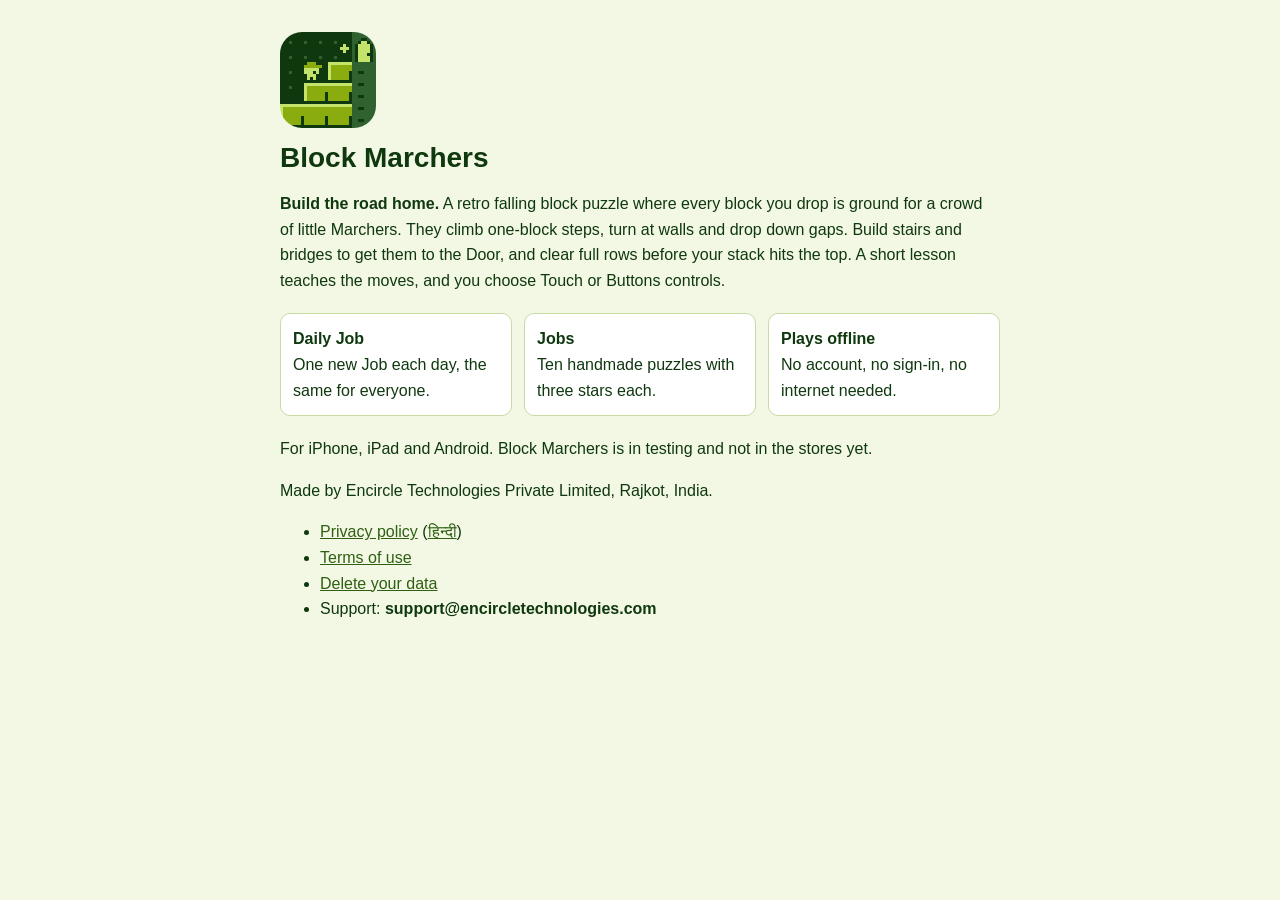
<file: index.html>
<!doctype html>
<html lang="en"><head><meta charset="utf-8"><meta name="viewport" content="width=device-width, initial-scale=1">
<title>Block Marchers: a retro falling block puzzle game</title>
<meta name="description" content="Drop blocks to build stairs and bridges for a crowd of little Marchers, and clear rows before the stack hits the top. A retro puzzle game that plays offline.">
<link rel="icon" href="icon.png"><link rel="stylesheet" href="style.css">
</head><body>
<img class="icon" src="icon.png" width="96" height="96" alt="Block Marchers app icon">
<h1>Block Marchers</h1>
<p><strong>Build the road home.</strong> A retro falling block puzzle where every block you drop is ground for a crowd of little Marchers. They climb one-block steps, turn at walls and drop down gaps. Build stairs and bridges to get them to the Door, and clear full rows before your stack hits the top. A short lesson teaches the moves, and you choose Touch or Buttons controls.</p>
<div class="tiles">
<div><strong>Daily Job</strong><br>One new Job each day, the same for everyone.</div>
<div><strong>Jobs</strong><br>Ten handmade puzzles with three stars each.</div>
<div><strong>Plays offline</strong><br>No account, no sign-in, no internet needed.</div>
</div>
<p>For iPhone, iPad and Android. Block Marchers is in testing and not in the stores yet.</p>
<p>Made by Encircle Technologies Private Limited, Rajkot, India.</p>
<ul>
<li><a href="privacy.html">Privacy policy</a> (<a href="privacy-hi.html" lang="hi">हिन्दी</a>)</li>
<li><a href="terms.html">Terms of use</a></li>
<li><a href="delete-data.html">Delete your data</a></li>
<li>Support: <strong>support@encircletechnologies.com</strong></li>
</ul>
</body></html>
</file>
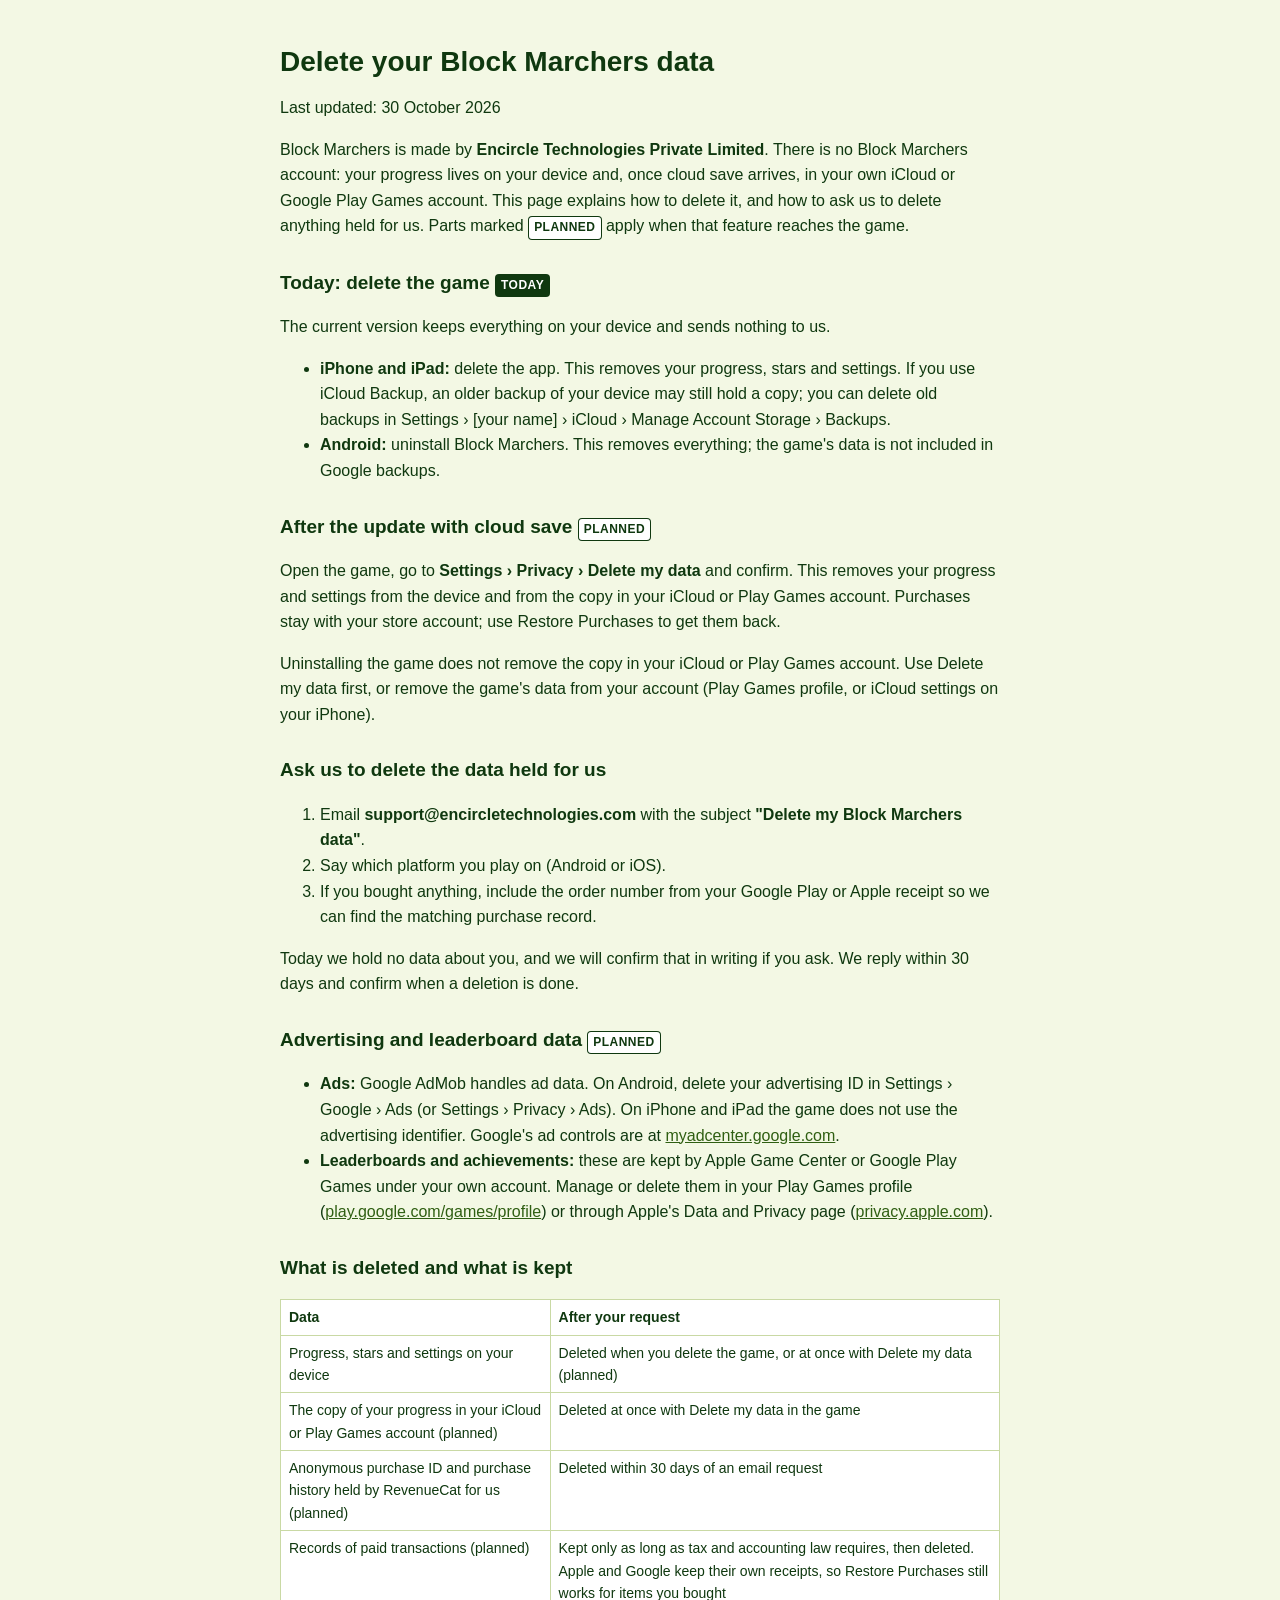
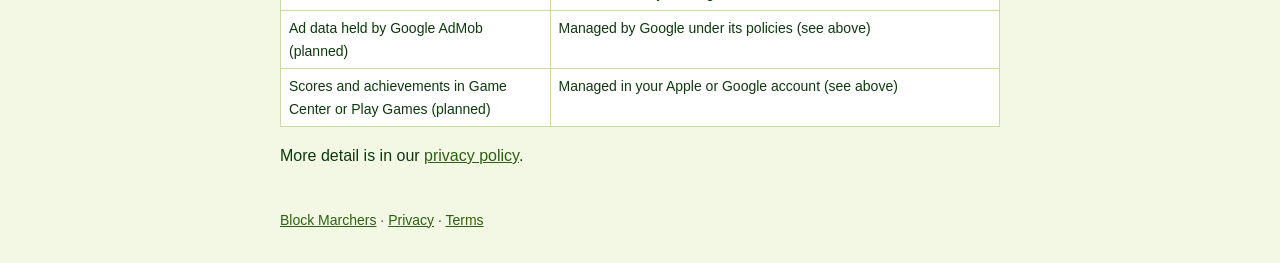
<file: delete-data.html>
<!doctype html>
<html lang="en"><head><meta charset="utf-8"><meta name="viewport" content="width=device-width, initial-scale=1">
<title>Delete your Block Marchers data</title>
<link rel="icon" href="icon.png"><link rel="stylesheet" href="style.css">
</head><body>
<h1>Delete your Block Marchers data</h1>
<p>Last updated: 30 October 2026</p>
<p>Block Marchers is made by <strong>Encircle Technologies Private Limited</strong>. There is no Block Marchers account: your progress lives on your device and, once cloud save arrives, in your own iCloud or Google Play Games account. This page explains how to delete it, and how to ask us to delete anything held for us. Parts marked <span class="tag plan">PLANNED</span> apply when that feature reaches the game.</p>

<h2>Today: delete the game <span class="tag">TODAY</span></h2>
<p>The current version keeps everything on your device and sends nothing to us.</p>
<ul>
<li><strong>iPhone and iPad:</strong> delete the app. This removes your progress, stars and settings. If you use iCloud Backup, an older backup of your device may still hold a copy; you can delete old backups in Settings › [your name] › iCloud › Manage Account Storage › Backups.</li>
<li><strong>Android:</strong> uninstall Block Marchers. This removes everything; the game's data is not included in Google backups.</li>
</ul>

<h2>After the update with cloud save <span class="tag plan">PLANNED</span></h2>
<p>Open the game, go to <b>Settings › Privacy › Delete my data</b> and confirm. This removes your progress and settings from the device and from the copy in your iCloud or Play Games account. Purchases stay with your store account; use Restore Purchases to get them back.</p>
<p>Uninstalling the game does not remove the copy in your iCloud or Play Games account. Use Delete my data first, or remove the game's data from your account (Play Games profile, or iCloud settings on your iPhone).</p>

<h2>Ask us to delete the data held for us</h2>
<ol>
<li>Email <strong>support@encircletechnologies.com</strong> with the subject <strong>"Delete my Block Marchers data"</strong>.</li>
<li>Say which platform you play on (Android or iOS).</li>
<li>If you bought anything, include the order number from your Google Play or Apple receipt so we can find the matching purchase record.</li>
</ol>
<p>Today we hold no data about you, and we will confirm that in writing if you ask. We reply within 30 days and confirm when a deletion is done.</p>

<h2>Advertising and leaderboard data <span class="tag plan">PLANNED</span></h2>
<ul>
<li><strong>Ads:</strong> Google AdMob handles ad data. On Android, delete your advertising ID in Settings › Google › Ads (or Settings › Privacy › Ads). On iPhone and iPad the game does not use the advertising identifier. Google's ad controls are at <a href="https://myadcenter.google.com">myadcenter.google.com</a>.</li>
<li><strong>Leaderboards and achievements:</strong> these are kept by Apple Game Center or Google Play Games under your own account. Manage or delete them in your Play Games profile (<a href="https://play.google.com/games/profile">play.google.com/games/profile</a>) or through Apple's Data and Privacy page (<a href="https://privacy.apple.com">privacy.apple.com</a>).</li>
</ul>

<h2>What is deleted and what is kept</h2>
<table>
<tr><th>Data</th><th>After your request</th></tr>
<tr><td>Progress, stars and settings on your device</td><td>Deleted when you delete the game, or at once with Delete my data (planned)</td></tr>
<tr><td>The copy of your progress in your iCloud or Play Games account (planned)</td><td>Deleted at once with Delete my data in the game</td></tr>
<tr><td>Anonymous purchase ID and purchase history held by RevenueCat for us (planned)</td><td>Deleted within 30 days of an email request</td></tr>
<tr><td>Records of paid transactions (planned)</td><td>Kept only as long as tax and accounting law requires, then deleted. Apple and Google keep their own receipts, so Restore Purchases still works for items you bought</td></tr>
<tr><td>Ad data held by Google AdMob (planned)</td><td>Managed by Google under its policies (see above)</td></tr>
<tr><td>Scores and achievements in Game Center or Play Games (planned)</td><td>Managed in your Apple or Google account (see above)</td></tr>
</table>
<p>More detail is in our <a href="privacy.html">privacy policy</a>.</p>
<footer><a href="index.html">Block Marchers</a> · <a href="privacy.html">Privacy</a> · <a href="terms.html">Terms</a></footer>
</body></html>
</file>
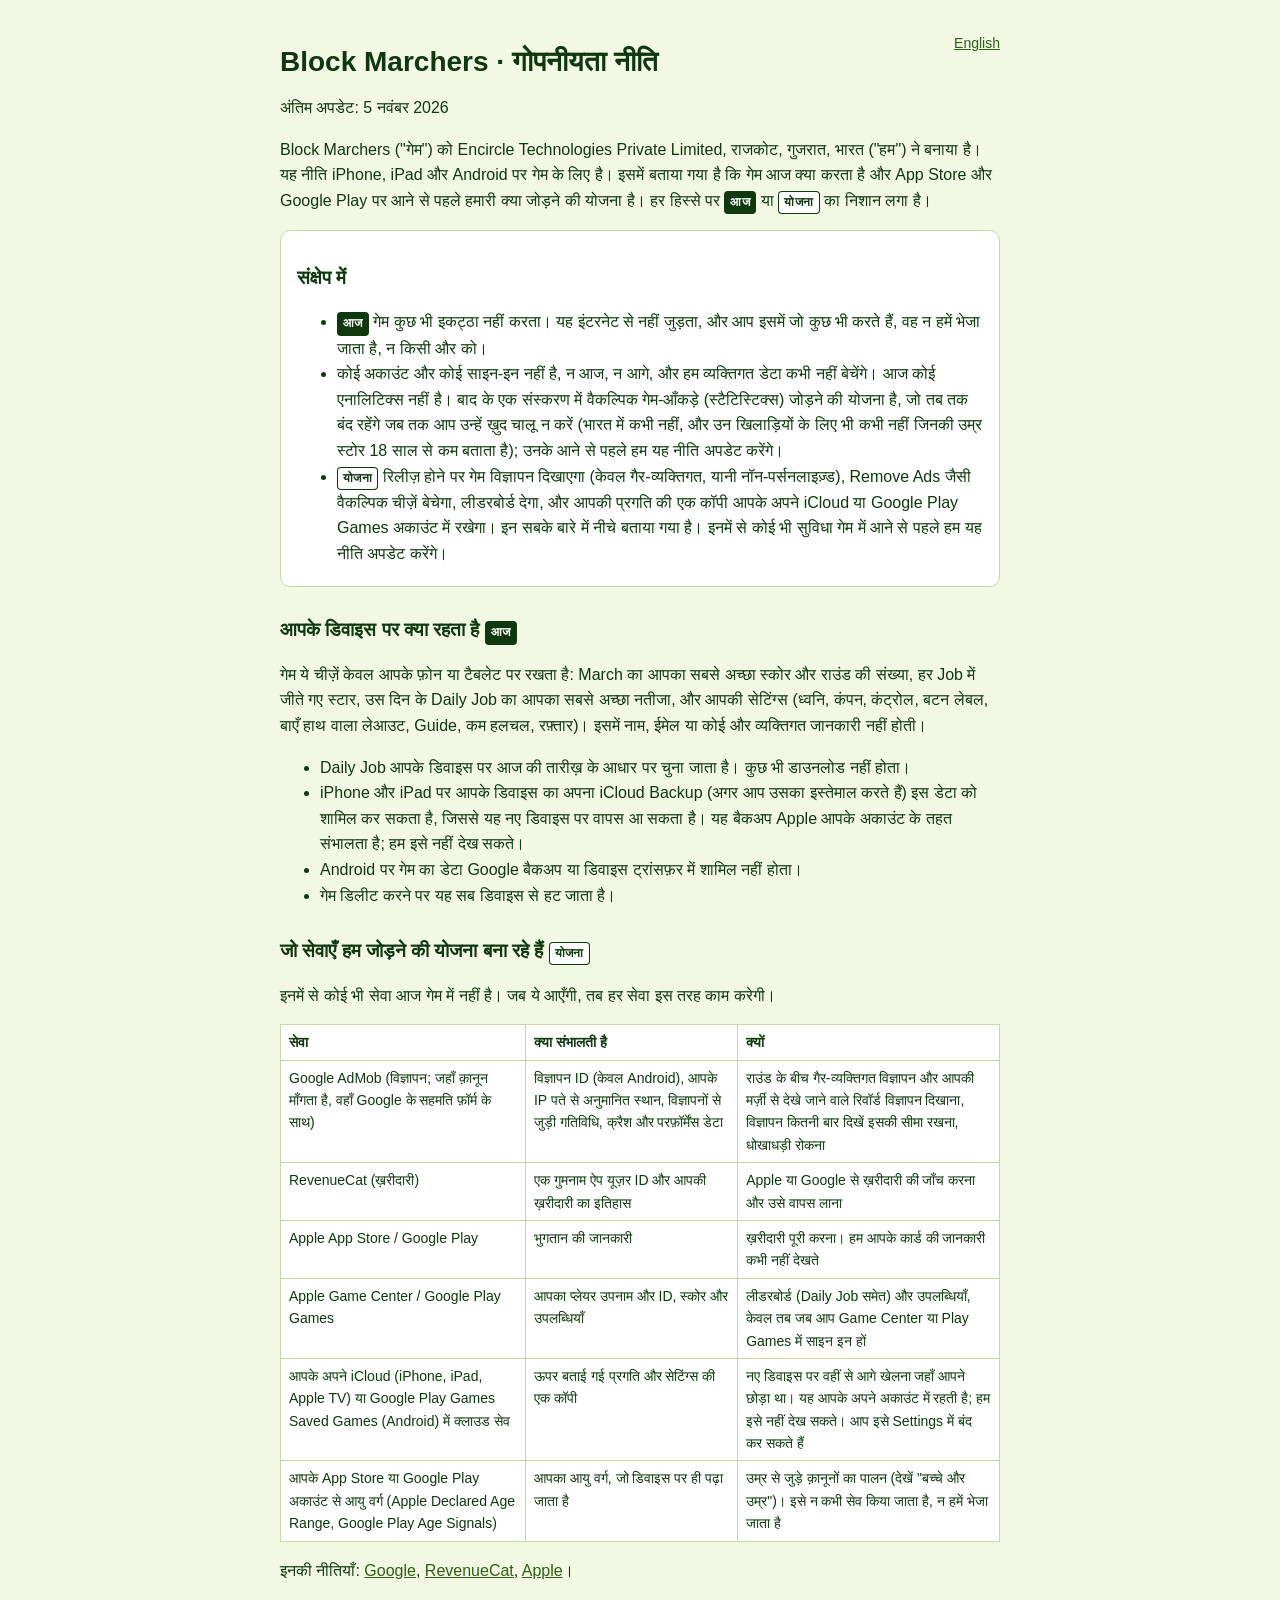
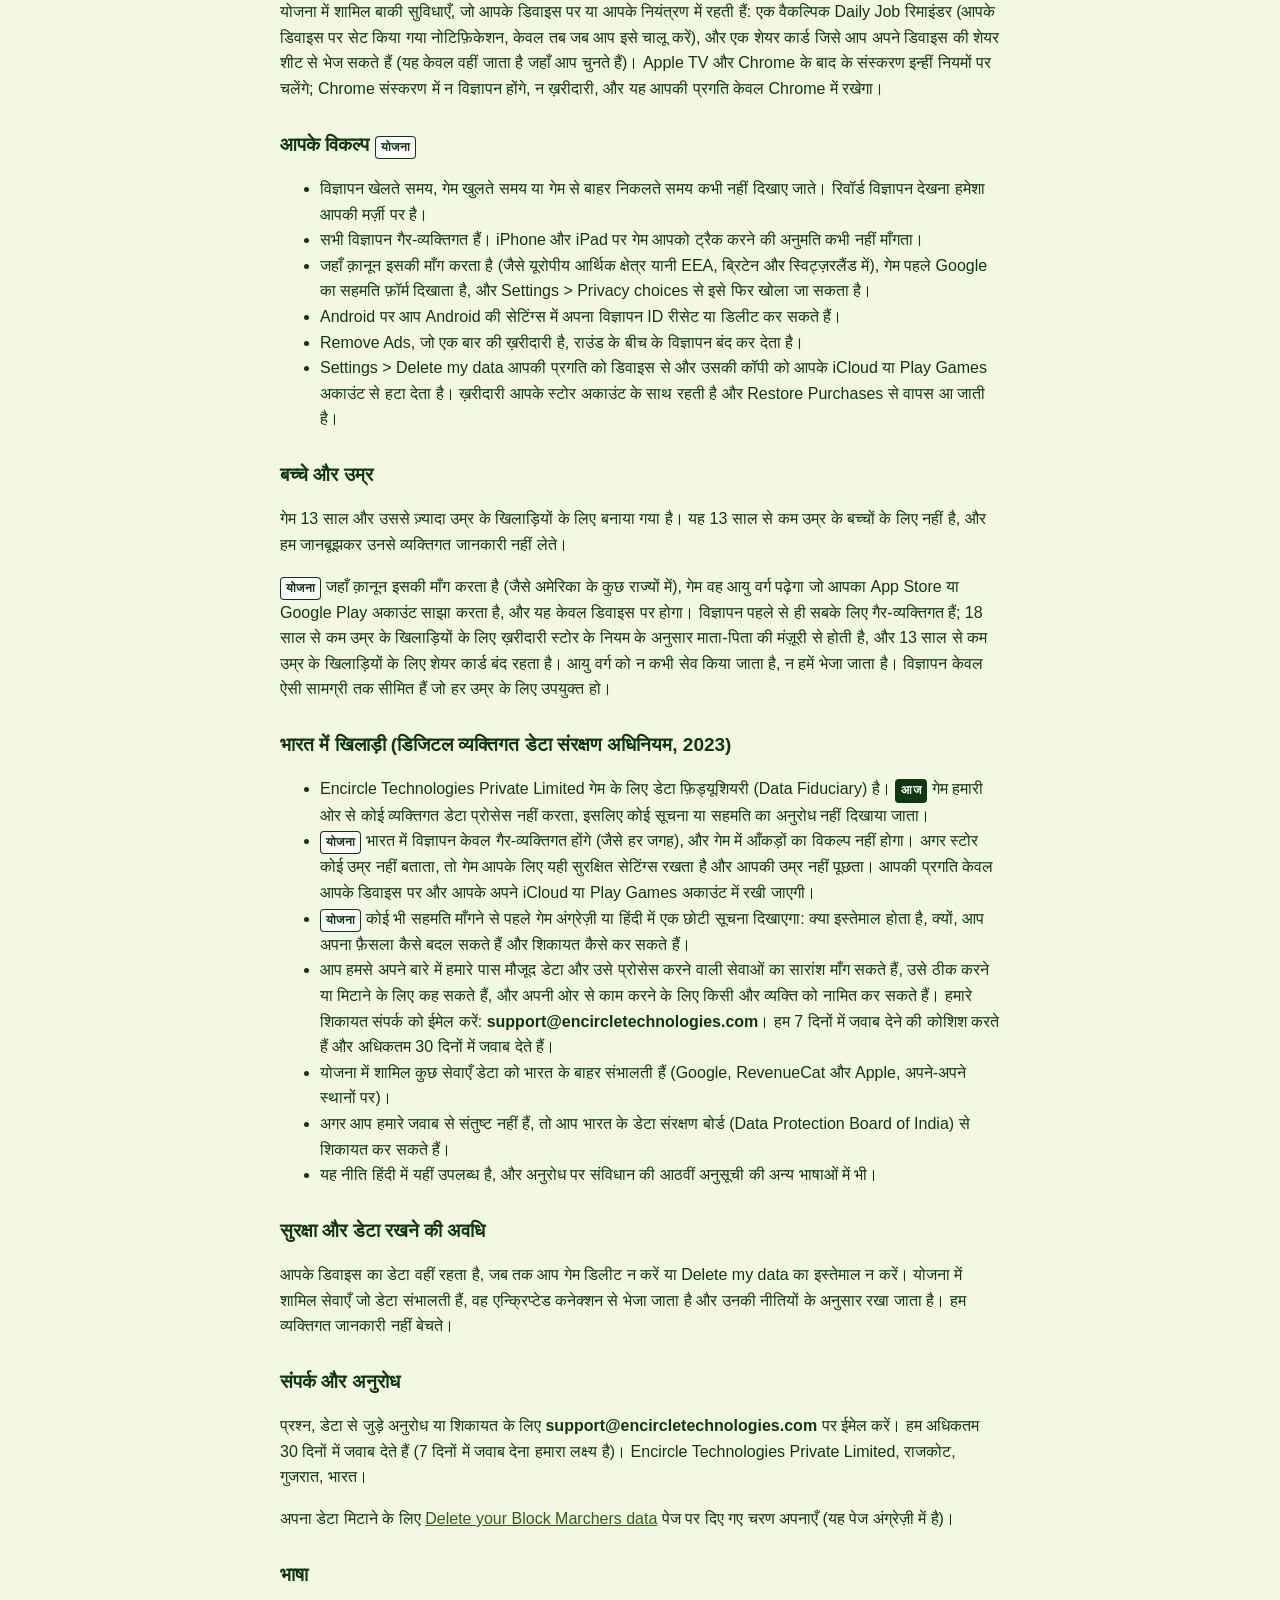
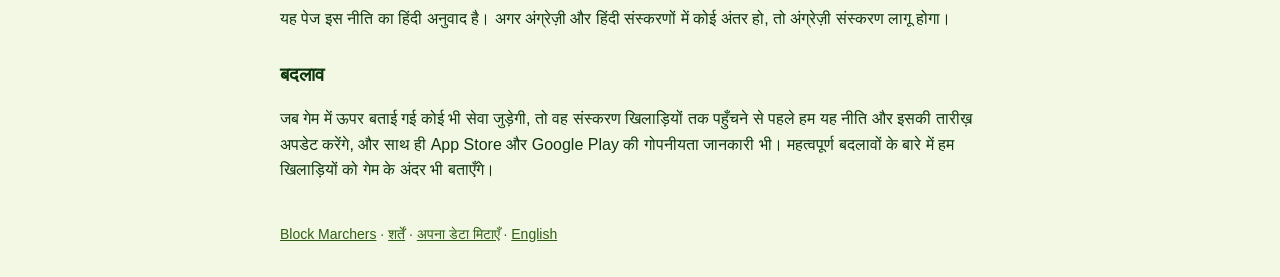
<file: privacy-hi.html>
<!doctype html>
<html lang="hi"><head><meta charset="utf-8"><meta name="viewport" content="width=device-width, initial-scale=1">
<title>Block Marchers गोपनीयता नीति</title>
<link rel="icon" href="icon.png"><link rel="stylesheet" href="style.css">
</head><body>
<a class="lang" href="privacy.html" lang="en">English</a>
<h1>Block Marchers · गोपनीयता नीति</h1>
<p>अंतिम अपडेट: 5 नवंबर 2026</p>
<p>Block Marchers ("गेम") को Encircle Technologies Private Limited, राजकोट, गुजरात, भारत ("हम") ने बनाया है। यह नीति iPhone, iPad और Android पर गेम के लिए है। इसमें बताया गया है कि गेम आज क्या करता है और App Store और Google Play पर आने से पहले हमारी क्या जोड़ने की योजना है। हर हिस्से पर <span class="tag">आज</span> या <span class="tag plan">योजना</span> का निशान लगा है।</p>

<div class="box">
<h2>संक्षेप में</h2>
<ul>
<li><span class="tag">आज</span> गेम कुछ भी इकट्ठा नहीं करता। यह इंटरनेट से नहीं जुड़ता, और आप इसमें जो कुछ भी करते हैं, वह न हमें भेजा जाता है, न किसी और को।</li>
<li>कोई अकाउंट और कोई साइन-इन नहीं है, न आज, न आगे, और हम व्यक्तिगत डेटा कभी नहीं बेचेंगे। आज कोई एनालिटिक्स नहीं है। बाद के एक संस्करण में वैकल्पिक गेम-आँकड़े (स्टैटिस्टिक्स) जोड़ने की योजना है, जो तब तक बंद रहेंगे जब तक आप उन्हें ख़ुद चालू न करें (भारत में कभी नहीं, और उन खिलाड़ियों के लिए भी कभी नहीं जिनकी उम्र स्टोर 18 साल से कम बताता है); उनके आने से पहले हम यह नीति अपडेट करेंगे।</li>
<li><span class="tag plan">योजना</span> रिलीज़ होने पर गेम विज्ञापन दिखाएगा (केवल गैर-व्यक्तिगत, यानी नॉन-पर्सनलाइज़्ड), Remove Ads जैसी वैकल्पिक चीज़ें बेचेगा, लीडरबोर्ड देगा, और आपकी प्रगति की एक कॉपी आपके अपने iCloud या Google Play Games अकाउंट में रखेगा। इन सबके बारे में नीचे बताया गया है। इनमें से कोई भी सुविधा गेम में आने से पहले हम यह नीति अपडेट करेंगे।</li>
</ul>
</div>

<h2>आपके डिवाइस पर क्या रहता है <span class="tag">आज</span></h2>
<p>गेम ये चीज़ें केवल आपके फ़ोन या टैबलेट पर रखता है: March का आपका सबसे अच्छा स्कोर और राउंड की संख्या, हर Job में जीते गए स्टार, उस दिन के Daily Job का आपका सबसे अच्छा नतीजा, और आपकी सेटिंग्स (ध्वनि, कंपन, कंट्रोल, बटन लेबल, बाएँ हाथ वाला लेआउट, Guide, कम हलचल, रफ़्तार)। इसमें नाम, ईमेल या कोई और व्यक्तिगत जानकारी नहीं होती।</p>
<ul>
<li>Daily Job आपके डिवाइस पर आज की तारीख़ के आधार पर चुना जाता है। कुछ भी डाउनलोड नहीं होता।</li>
<li>iPhone और iPad पर आपके डिवाइस का अपना iCloud Backup (अगर आप उसका इस्तेमाल करते हैं) इस डेटा को शामिल कर सकता है, जिससे यह नए डिवाइस पर वापस आ सकता है। यह बैकअप Apple आपके अकाउंट के तहत संभालता है; हम इसे नहीं देख सकते।</li>
<li>Android पर गेम का डेटा Google बैकअप या डिवाइस ट्रांसफ़र में शामिल नहीं होता।</li>
<li>गेम डिलीट करने पर यह सब डिवाइस से हट जाता है।</li>
</ul>

<h2>जो सेवाएँ हम जोड़ने की योजना बना रहे हैं <span class="tag plan">योजना</span></h2>
<p>इनमें से कोई भी सेवा आज गेम में नहीं है। जब ये आएँगी, तब हर सेवा इस तरह काम करेगी।</p>
<table>
<tr><th>सेवा</th><th>क्या संभालती है</th><th>क्यों</th></tr>
<tr><td>Google AdMob (विज्ञापन; जहाँ क़ानून माँगता है, वहाँ Google के सहमति फ़ॉर्म के साथ)</td><td>विज्ञापन ID (केवल Android), आपके IP पते से अनुमानित स्थान, विज्ञापनों से जुड़ी गतिविधि, क्रैश और परफ़ॉर्मेंस डेटा</td><td>राउंड के बीच गैर-व्यक्तिगत विज्ञापन और आपकी मर्ज़ी से देखे जाने वाले रिवॉर्ड विज्ञापन दिखाना, विज्ञापन कितनी बार दिखें इसकी सीमा रखना, धोखाधड़ी रोकना</td></tr>
<tr><td>RevenueCat (ख़रीदारी)</td><td>एक गुमनाम ऐप यूज़र ID और आपकी ख़रीदारी का इतिहास</td><td>Apple या Google से ख़रीदारी की जाँच करना और उसे वापस लाना</td></tr>
<tr><td>Apple App Store / Google Play</td><td>भुगतान की जानकारी</td><td>ख़रीदारी पूरी करना। हम आपके कार्ड की जानकारी कभी नहीं देखते</td></tr>
<tr><td>Apple Game Center / Google Play Games</td><td>आपका प्लेयर उपनाम और ID, स्कोर और उपलब्धियाँ</td><td>लीडरबोर्ड (Daily Job समेत) और उपलब्धियाँ, केवल तब जब आप Game Center या Play Games में साइन इन हों</td></tr>
<tr><td>आपके अपने iCloud (iPhone, iPad, Apple TV) या Google Play Games Saved Games (Android) में क्लाउड सेव</td><td>ऊपर बताई गई प्रगति और सेटिंग्स की एक कॉपी</td><td>नए डिवाइस पर वहीं से आगे खेलना जहाँ आपने छोड़ा था। यह आपके अपने अकाउंट में रहती है; हम इसे नहीं देख सकते। आप इसे Settings में बंद कर सकते हैं</td></tr>
<tr><td>आपके App Store या Google Play अकाउंट से आयु वर्ग (Apple Declared Age Range, Google Play Age Signals)</td><td>आपका आयु वर्ग, जो डिवाइस पर ही पढ़ा जाता है</td><td>उम्र से जुड़े क़ानूनों का पालन (देखें "बच्चे और उम्र")। इसे न कभी सेव किया जाता है, न हमें भेजा जाता है</td></tr>
</table>
<p>इनकी नीतियाँ: <a href="https://policies.google.com/privacy">Google</a>, <a href="https://www.revenuecat.com/privacy">RevenueCat</a>, <a href="https://www.apple.com/legal/privacy/">Apple</a>।</p>
<p>योजना में शामिल बाकी सुविधाएँ, जो आपके डिवाइस पर या आपके नियंत्रण में रहती हैं: एक वैकल्पिक Daily Job रिमाइंडर (आपके डिवाइस पर सेट किया गया नोटिफ़िकेशन, केवल तब जब आप इसे चालू करें), और एक शेयर कार्ड जिसे आप अपने डिवाइस की शेयर शीट से भेज सकते हैं (यह केवल वहीं जाता है जहाँ आप चुनते हैं)। Apple TV और Chrome के बाद के संस्करण इन्हीं नियमों पर चलेंगे; Chrome संस्करण में न विज्ञापन होंगे, न ख़रीदारी, और यह आपकी प्रगति केवल Chrome में रखेगा।</p>

<h2>आपके विकल्प <span class="tag plan">योजना</span></h2>
<ul>
<li>विज्ञापन खेलते समय, गेम खुलते समय या गेम से बाहर निकलते समय कभी नहीं दिखाए जाते। रिवॉर्ड विज्ञापन देखना हमेशा आपकी मर्ज़ी पर है।</li>
<li>सभी विज्ञापन गैर-व्यक्तिगत हैं। iPhone और iPad पर गेम आपको ट्रैक करने की अनुमति कभी नहीं माँगता।</li>
<li>जहाँ क़ानून इसकी माँग करता है (जैसे यूरोपीय आर्थिक क्षेत्र यानी EEA, ब्रिटेन और स्विट्ज़रलैंड में), गेम पहले Google का सहमति फ़ॉर्म दिखाता है, और Settings &gt; Privacy choices से इसे फिर खोला जा सकता है।</li>
<li>Android पर आप Android की सेटिंग्स में अपना विज्ञापन ID रीसेट या डिलीट कर सकते हैं।</li>
<li>Remove Ads, जो एक बार की ख़रीदारी है, राउंड के बीच के विज्ञापन बंद कर देता है।</li>
<li>Settings &gt; Delete my data आपकी प्रगति को डिवाइस से और उसकी कॉपी को आपके iCloud या Play Games अकाउंट से हटा देता है। ख़रीदारी आपके स्टोर अकाउंट के साथ रहती है और Restore Purchases से वापस आ जाती है।</li>
</ul>

<h2>बच्चे और उम्र</h2>
<p>गेम 13 साल और उससे ज़्यादा उम्र के खिलाड़ियों के लिए बनाया गया है। यह 13 साल से कम उम्र के बच्चों के लिए नहीं है, और हम जानबूझकर उनसे व्यक्तिगत जानकारी नहीं लेते।</p>
<p><span class="tag plan">योजना</span> जहाँ क़ानून इसकी माँग करता है (जैसे अमेरिका के कुछ राज्यों में), गेम वह आयु वर्ग पढ़ेगा जो आपका App Store या Google Play अकाउंट साझा करता है, और यह केवल डिवाइस पर होगा। विज्ञापन पहले से ही सबके लिए गैर-व्यक्तिगत हैं; 18 साल से कम उम्र के खिलाड़ियों के लिए ख़रीदारी स्टोर के नियम के अनुसार माता-पिता की मंज़ूरी से होती है, और 13 साल से कम उम्र के खिलाड़ियों के लिए शेयर कार्ड बंद रहता है। आयु वर्ग को न कभी सेव किया जाता है, न हमें भेजा जाता है। विज्ञापन केवल ऐसी सामग्री तक सीमित हैं जो हर उम्र के लिए उपयुक्त हो।</p>

<h2>भारत में खिलाड़ी (डिजिटल व्यक्तिगत डेटा संरक्षण अधिनियम, 2023)</h2>
<ul>
<li>Encircle Technologies Private Limited गेम के लिए डेटा फ़िड्यूशियरी (Data Fiduciary) है। <span class="tag">आज</span> गेम हमारी ओर से कोई व्यक्तिगत डेटा प्रोसेस नहीं करता, इसलिए कोई सूचना या सहमति का अनुरोध नहीं दिखाया जाता।</li>
<li><span class="tag plan">योजना</span> भारत में विज्ञापन केवल गैर-व्यक्तिगत होंगे (जैसे हर जगह), और गेम में आँकड़ों का विकल्प नहीं होगा। अगर स्टोर कोई उम्र नहीं बताता, तो गेम आपके लिए यही सुरक्षित सेटिंग्स रखता है और आपकी उम्र नहीं पूछता। आपकी प्रगति केवल आपके डिवाइस पर और आपके अपने iCloud या Play Games अकाउंट में रखी जाएगी।</li>
<li><span class="tag plan">योजना</span> कोई भी सहमति माँगने से पहले गेम अंग्रेज़ी या हिंदी में एक छोटी सूचना दिखाएगा: क्या इस्तेमाल होता है, क्यों, आप अपना फ़ैसला कैसे बदल सकते हैं और शिकायत कैसे कर सकते हैं।</li>
<li>आप हमसे अपने बारे में हमारे पास मौजूद डेटा और उसे प्रोसेस करने वाली सेवाओं का सारांश माँग सकते हैं, उसे ठीक करने या मिटाने के लिए कह सकते हैं, और अपनी ओर से काम करने के लिए किसी और व्यक्ति को नामित कर सकते हैं। हमारे शिकायत संपर्क को ईमेल करें: <strong>support@encircletechnologies.com</strong>। हम 7 दिनों में जवाब देने की कोशिश करते हैं और अधिकतम 30 दिनों में जवाब देते हैं।</li>
<li>योजना में शामिल कुछ सेवाएँ डेटा को भारत के बाहर संभालती हैं (Google, RevenueCat और Apple, अपने-अपने स्थानों पर)।</li>
<li>अगर आप हमारे जवाब से संतुष्ट नहीं हैं, तो आप भारत के डेटा संरक्षण बोर्ड (Data Protection Board of India) से शिकायत कर सकते हैं।</li>
<li>यह नीति हिंदी में यहीं उपलब्ध है, और अनुरोध पर संविधान की आठवीं अनुसूची की अन्य भाषाओं में भी।</li>
</ul>

<h2>सुरक्षा और डेटा रखने की अवधि</h2>
<p>आपके डिवाइस का डेटा वहीं रहता है, जब तक आप गेम डिलीट न करें या Delete my data का इस्तेमाल न करें। योजना में शामिल सेवाएँ जो डेटा संभालती हैं, वह एन्क्रिप्टेड कनेक्शन से भेजा जाता है और उनकी नीतियों के अनुसार रखा जाता है। हम व्यक्तिगत जानकारी नहीं बेचते।</p>

<h2>संपर्क और अनुरोध</h2>
<p>प्रश्न, डेटा से जुड़े अनुरोध या शिकायत के लिए <strong>support@encircletechnologies.com</strong> पर ईमेल करें। हम अधिकतम 30 दिनों में जवाब देते हैं (7 दिनों में जवाब देना हमारा लक्ष्य है)। Encircle Technologies Private Limited, राजकोट, गुजरात, भारत।</p>
<p>अपना डेटा मिटाने के लिए <a href="delete-data.html">Delete your Block Marchers data</a> पेज पर दिए गए चरण अपनाएँ (यह पेज अंग्रेज़ी में है)।</p>

<h2>भाषा</h2>
<p>यह पेज इस नीति का हिंदी अनुवाद है। अगर अंग्रेज़ी और हिंदी संस्करणों में कोई अंतर हो, तो अंग्रेज़ी संस्करण लागू होगा।</p>

<h2>बदलाव</h2>
<p>जब गेम में ऊपर बताई गई कोई भी सेवा जुड़ेगी, तो वह संस्करण खिलाड़ियों तक पहुँचने से पहले हम यह नीति और इसकी तारीख़ अपडेट करेंगे, और साथ ही App Store और Google Play की गोपनीयता जानकारी भी। महत्वपूर्ण बदलावों के बारे में हम खिलाड़ियों को गेम के अंदर भी बताएँगे।</p>
<footer><a href="index.html">Block Marchers</a> · <a href="terms.html">शर्तें</a> · <a href="delete-data.html">अपना डेटा मिटाएँ</a> · <a href="privacy.html" lang="en">English</a></footer>
</body></html>
</file>
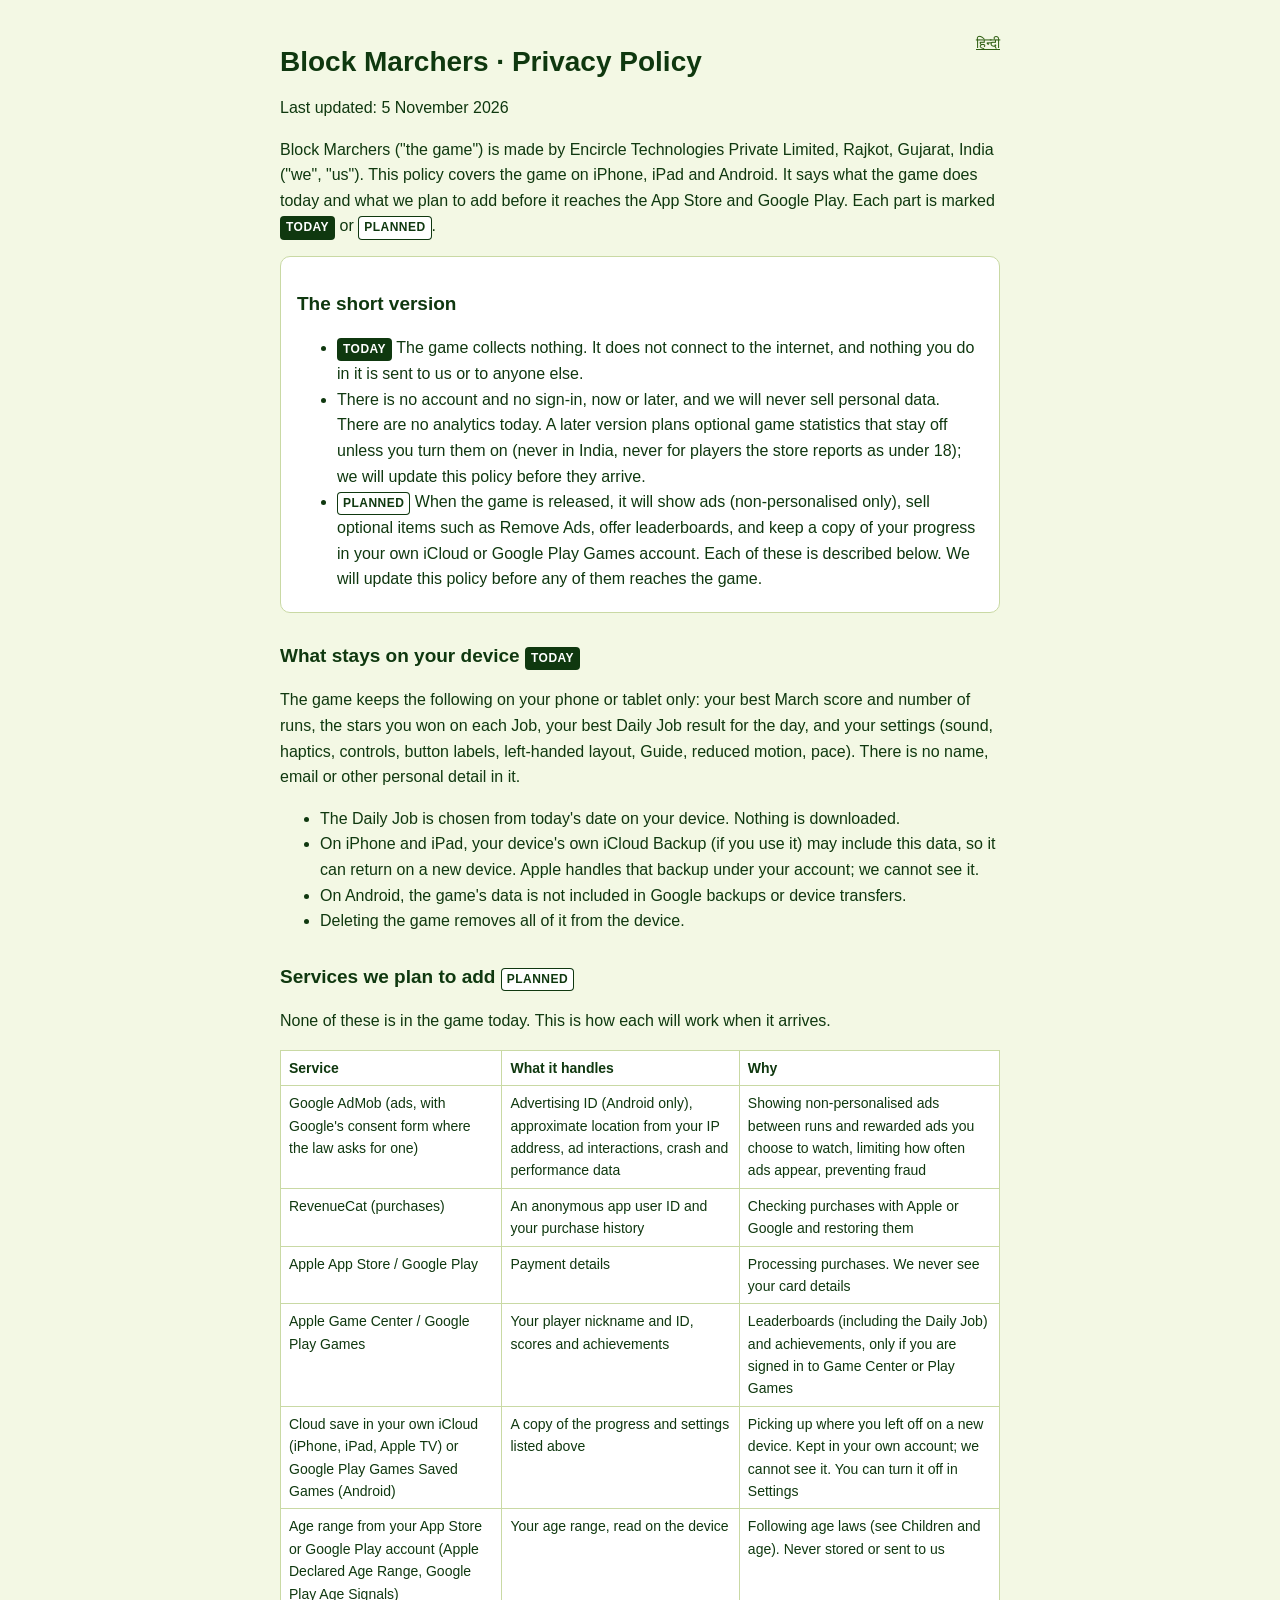
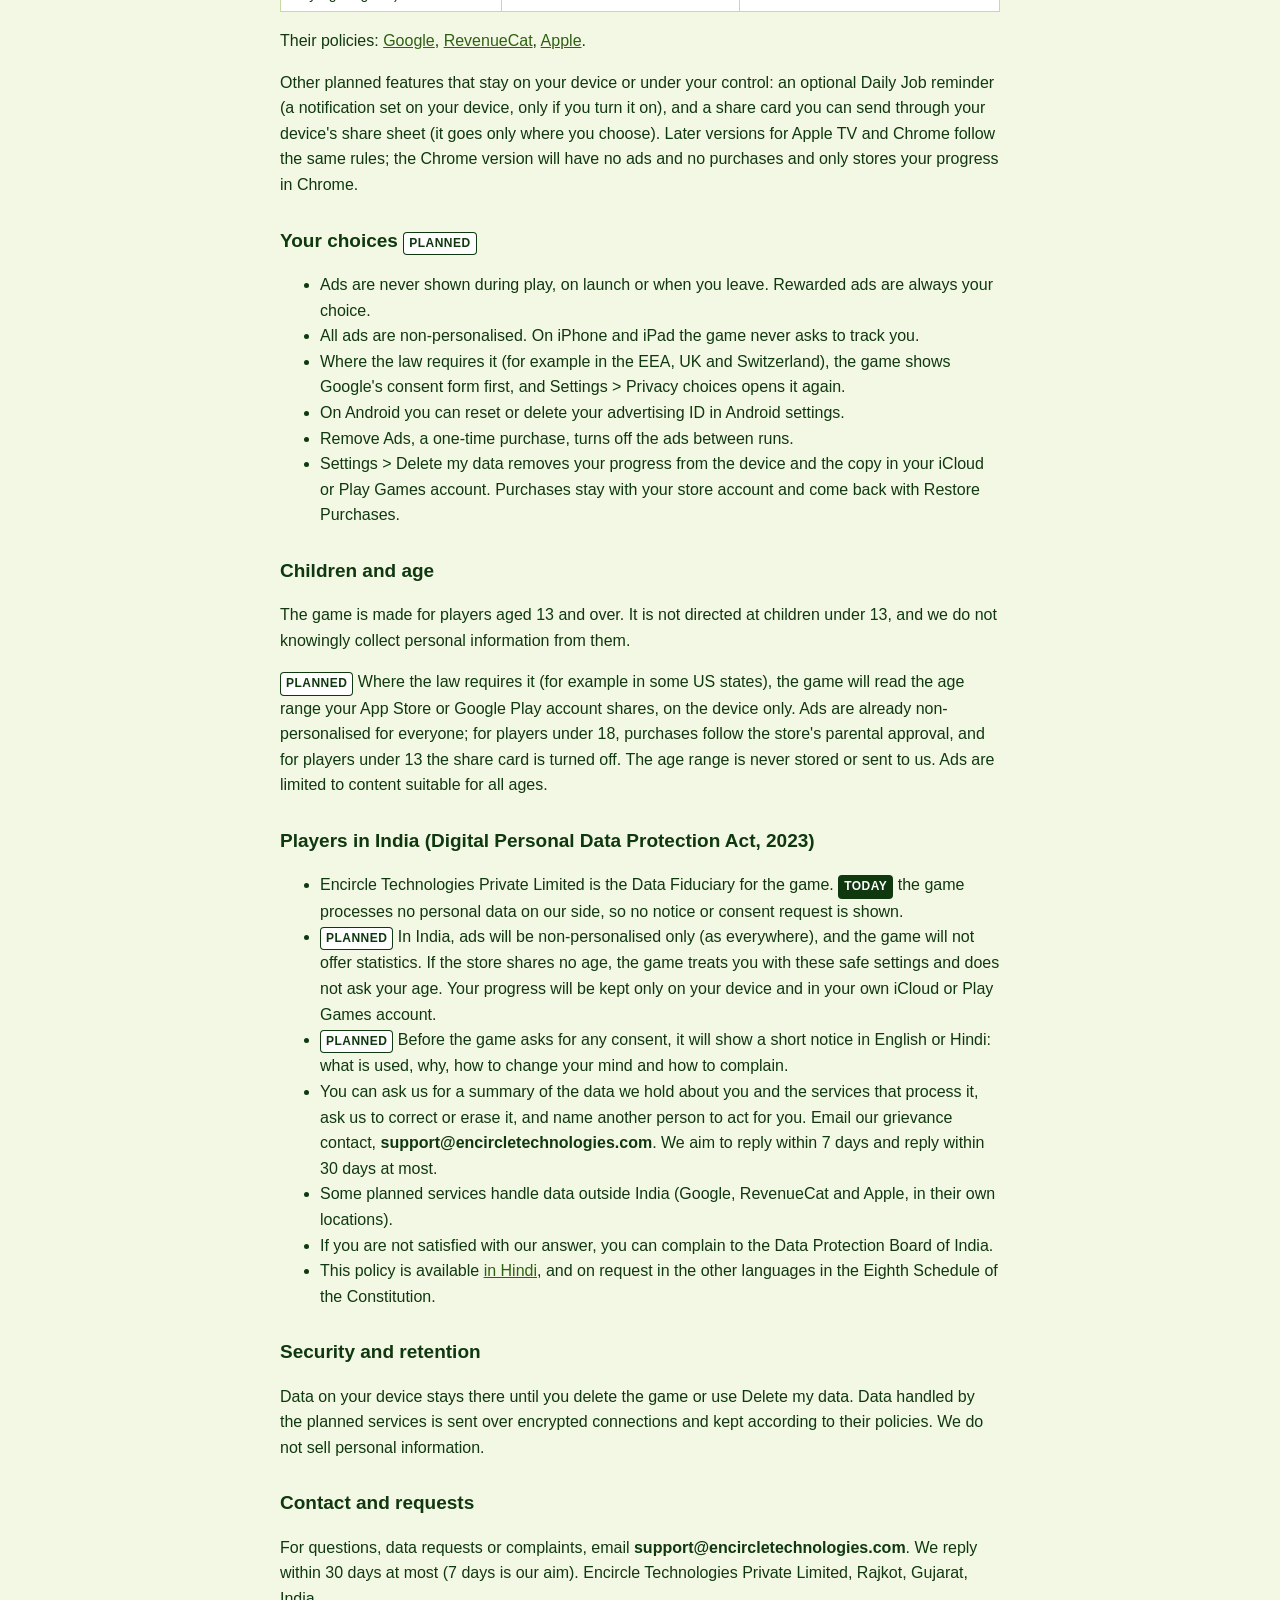
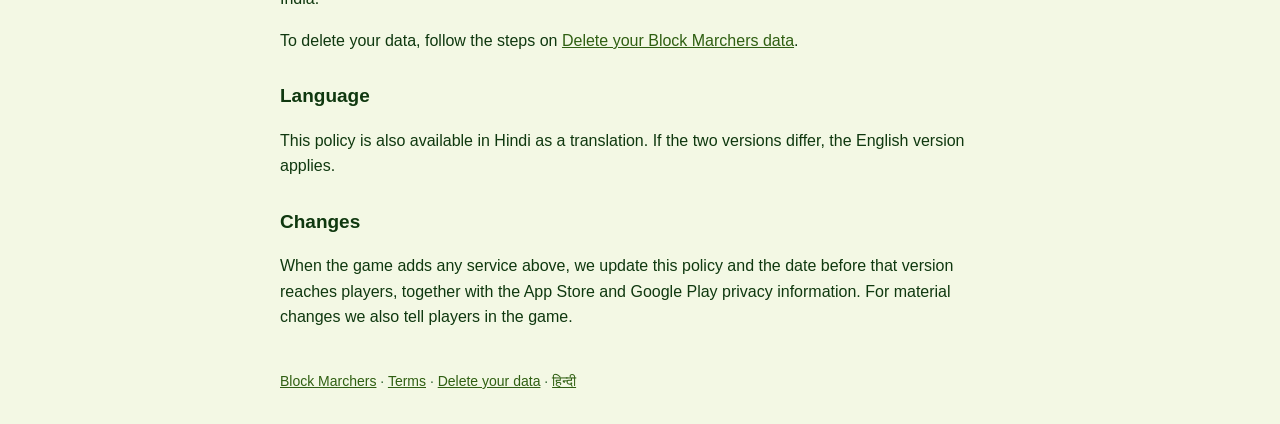
<file: privacy.html>
<!doctype html>
<html lang="en"><head><meta charset="utf-8"><meta name="viewport" content="width=device-width, initial-scale=1">
<title>Block Marchers Privacy Policy</title>
<link rel="icon" href="icon.png"><link rel="stylesheet" href="style.css">
</head><body>
<a class="lang" href="privacy-hi.html" lang="hi">हिन्दी</a>
<h1>Block Marchers · Privacy Policy</h1>
<p>Last updated: 5 November 2026</p>
<p>Block Marchers ("the game") is made by Encircle Technologies Private Limited, Rajkot, Gujarat, India ("we", "us"). This policy covers the game on iPhone, iPad and Android. It says what the game does today and what we plan to add before it reaches the App Store and Google Play. Each part is marked <span class="tag">TODAY</span> or <span class="tag plan">PLANNED</span>.</p>

<div class="box">
<h2>The short version</h2>
<ul>
<li><span class="tag">TODAY</span> The game collects nothing. It does not connect to the internet, and nothing you do in it is sent to us or to anyone else.</li>
<li>There is no account and no sign-in, now or later, and we will never sell personal data. There are no analytics today. A later version plans optional game statistics that stay off unless you turn them on (never in India, never for players the store reports as under 18); we will update this policy before they arrive.</li>
<li><span class="tag plan">PLANNED</span> When the game is released, it will show ads (non-personalised only), sell optional items such as Remove Ads, offer leaderboards, and keep a copy of your progress in your own iCloud or Google Play Games account. Each of these is described below. We will update this policy before any of them reaches the game.</li>
</ul>
</div>

<h2>What stays on your device <span class="tag">TODAY</span></h2>
<p>The game keeps the following on your phone or tablet only: your best March score and number of runs, the stars you won on each Job, your best Daily Job result for the day, and your settings (sound, haptics, controls, button labels, left-handed layout, Guide, reduced motion, pace). There is no name, email or other personal detail in it.</p>
<ul>
<li>The Daily Job is chosen from today's date on your device. Nothing is downloaded.</li>
<li>On iPhone and iPad, your device's own iCloud Backup (if you use it) may include this data, so it can return on a new device. Apple handles that backup under your account; we cannot see it.</li>
<li>On Android, the game's data is not included in Google backups or device transfers.</li>
<li>Deleting the game removes all of it from the device.</li>
</ul>

<h2>Services we plan to add <span class="tag plan">PLANNED</span></h2>
<p>None of these is in the game today. This is how each will work when it arrives.</p>
<table>
<tr><th>Service</th><th>What it handles</th><th>Why</th></tr>
<tr><td>Google AdMob (ads, with Google's consent form where the law asks for one)</td><td>Advertising ID (Android only), approximate location from your IP address, ad interactions, crash and performance data</td><td>Showing non-personalised ads between runs and rewarded ads you choose to watch, limiting how often ads appear, preventing fraud</td></tr>
<tr><td>RevenueCat (purchases)</td><td>An anonymous app user ID and your purchase history</td><td>Checking purchases with Apple or Google and restoring them</td></tr>
<tr><td>Apple App Store / Google Play</td><td>Payment details</td><td>Processing purchases. We never see your card details</td></tr>
<tr><td>Apple Game Center / Google Play Games</td><td>Your player nickname and ID, scores and achievements</td><td>Leaderboards (including the Daily Job) and achievements, only if you are signed in to Game Center or Play Games</td></tr>
<tr><td>Cloud save in your own iCloud (iPhone, iPad, Apple TV) or Google Play Games Saved Games (Android)</td><td>A copy of the progress and settings listed above</td><td>Picking up where you left off on a new device. Kept in your own account; we cannot see it. You can turn it off in Settings</td></tr>
<tr><td>Age range from your App Store or Google Play account (Apple Declared Age Range, Google Play Age Signals)</td><td>Your age range, read on the device</td><td>Following age laws (see Children and age). Never stored or sent to us</td></tr>
</table>
<p>Their policies: <a href="https://policies.google.com/privacy">Google</a>, <a href="https://www.revenuecat.com/privacy">RevenueCat</a>, <a href="https://www.apple.com/legal/privacy/">Apple</a>.</p>
<p>Other planned features that stay on your device or under your control: an optional Daily Job reminder (a notification set on your device, only if you turn it on), and a share card you can send through your device's share sheet (it goes only where you choose). Later versions for Apple TV and Chrome follow the same rules; the Chrome version will have no ads and no purchases and only stores your progress in Chrome.</p>

<h2>Your choices <span class="tag plan">PLANNED</span></h2>
<ul>
<li>Ads are never shown during play, on launch or when you leave. Rewarded ads are always your choice.</li>
<li>All ads are non-personalised. On iPhone and iPad the game never asks to track you.</li>
<li>Where the law requires it (for example in the EEA, UK and Switzerland), the game shows Google's consent form first, and Settings &gt; Privacy choices opens it again.</li>
<li>On Android you can reset or delete your advertising ID in Android settings.</li>
<li>Remove Ads, a one-time purchase, turns off the ads between runs.</li>
<li>Settings &gt; Delete my data removes your progress from the device and the copy in your iCloud or Play Games account. Purchases stay with your store account and come back with Restore Purchases.</li>
</ul>

<h2>Children and age</h2>
<p>The game is made for players aged 13 and over. It is not directed at children under 13, and we do not knowingly collect personal information from them.</p>
<p><span class="tag plan">PLANNED</span> Where the law requires it (for example in some US states), the game will read the age range your App Store or Google Play account shares, on the device only. Ads are already non-personalised for everyone; for players under 18, purchases follow the store's parental approval, and for players under 13 the share card is turned off. The age range is never stored or sent to us. Ads are limited to content suitable for all ages.</p>

<h2>Players in India (Digital Personal Data Protection Act, 2023)</h2>
<ul>
<li>Encircle Technologies Private Limited is the Data Fiduciary for the game. <span class="tag">TODAY</span> the game processes no personal data on our side, so no notice or consent request is shown.</li>
<li><span class="tag plan">PLANNED</span> In India, ads will be non-personalised only (as everywhere), and the game will not offer statistics. If the store shares no age, the game treats you with these safe settings and does not ask your age. Your progress will be kept only on your device and in your own iCloud or Play Games account.</li>
<li><span class="tag plan">PLANNED</span> Before the game asks for any consent, it will show a short notice in English or Hindi: what is used, why, how to change your mind and how to complain.</li>
<li>You can ask us for a summary of the data we hold about you and the services that process it, ask us to correct or erase it, and name another person to act for you. Email our grievance contact, <strong>support@encircletechnologies.com</strong>. We aim to reply within 7 days and reply within 30 days at most.</li>
<li>Some planned services handle data outside India (Google, RevenueCat and Apple, in their own locations).</li>
<li>If you are not satisfied with our answer, you can complain to the Data Protection Board of India.</li>
<li>This policy is available <a href="privacy-hi.html" lang="hi">in Hindi</a>, and on request in the other languages in the Eighth Schedule of the Constitution.</li>
</ul>

<h2>Security and retention</h2>
<p>Data on your device stays there until you delete the game or use Delete my data. Data handled by the planned services is sent over encrypted connections and kept according to their policies. We do not sell personal information.</p>

<h2>Contact and requests</h2>
<p>For questions, data requests or complaints, email <strong>support@encircletechnologies.com</strong>. We reply within 30 days at most (7 days is our aim). Encircle Technologies Private Limited, Rajkot, Gujarat, India.</p>
<p>To delete your data, follow the steps on <a href="delete-data.html">Delete your Block Marchers data</a>.</p>

<h2>Language</h2>
<p>This policy is also available in Hindi as a translation. If the two versions differ, the English version applies.</p>

<h2>Changes</h2>
<p>When the game adds any service above, we update this policy and the date before that version reaches players, together with the App Store and Google Play privacy information. For material changes we also tell players in the game.</p>
<footer><a href="index.html">Block Marchers</a> · <a href="terms.html">Terms</a> · <a href="delete-data.html">Delete your data</a> · <a href="privacy-hi.html" lang="hi">हिन्दी</a></footer>
</body></html>
</file>
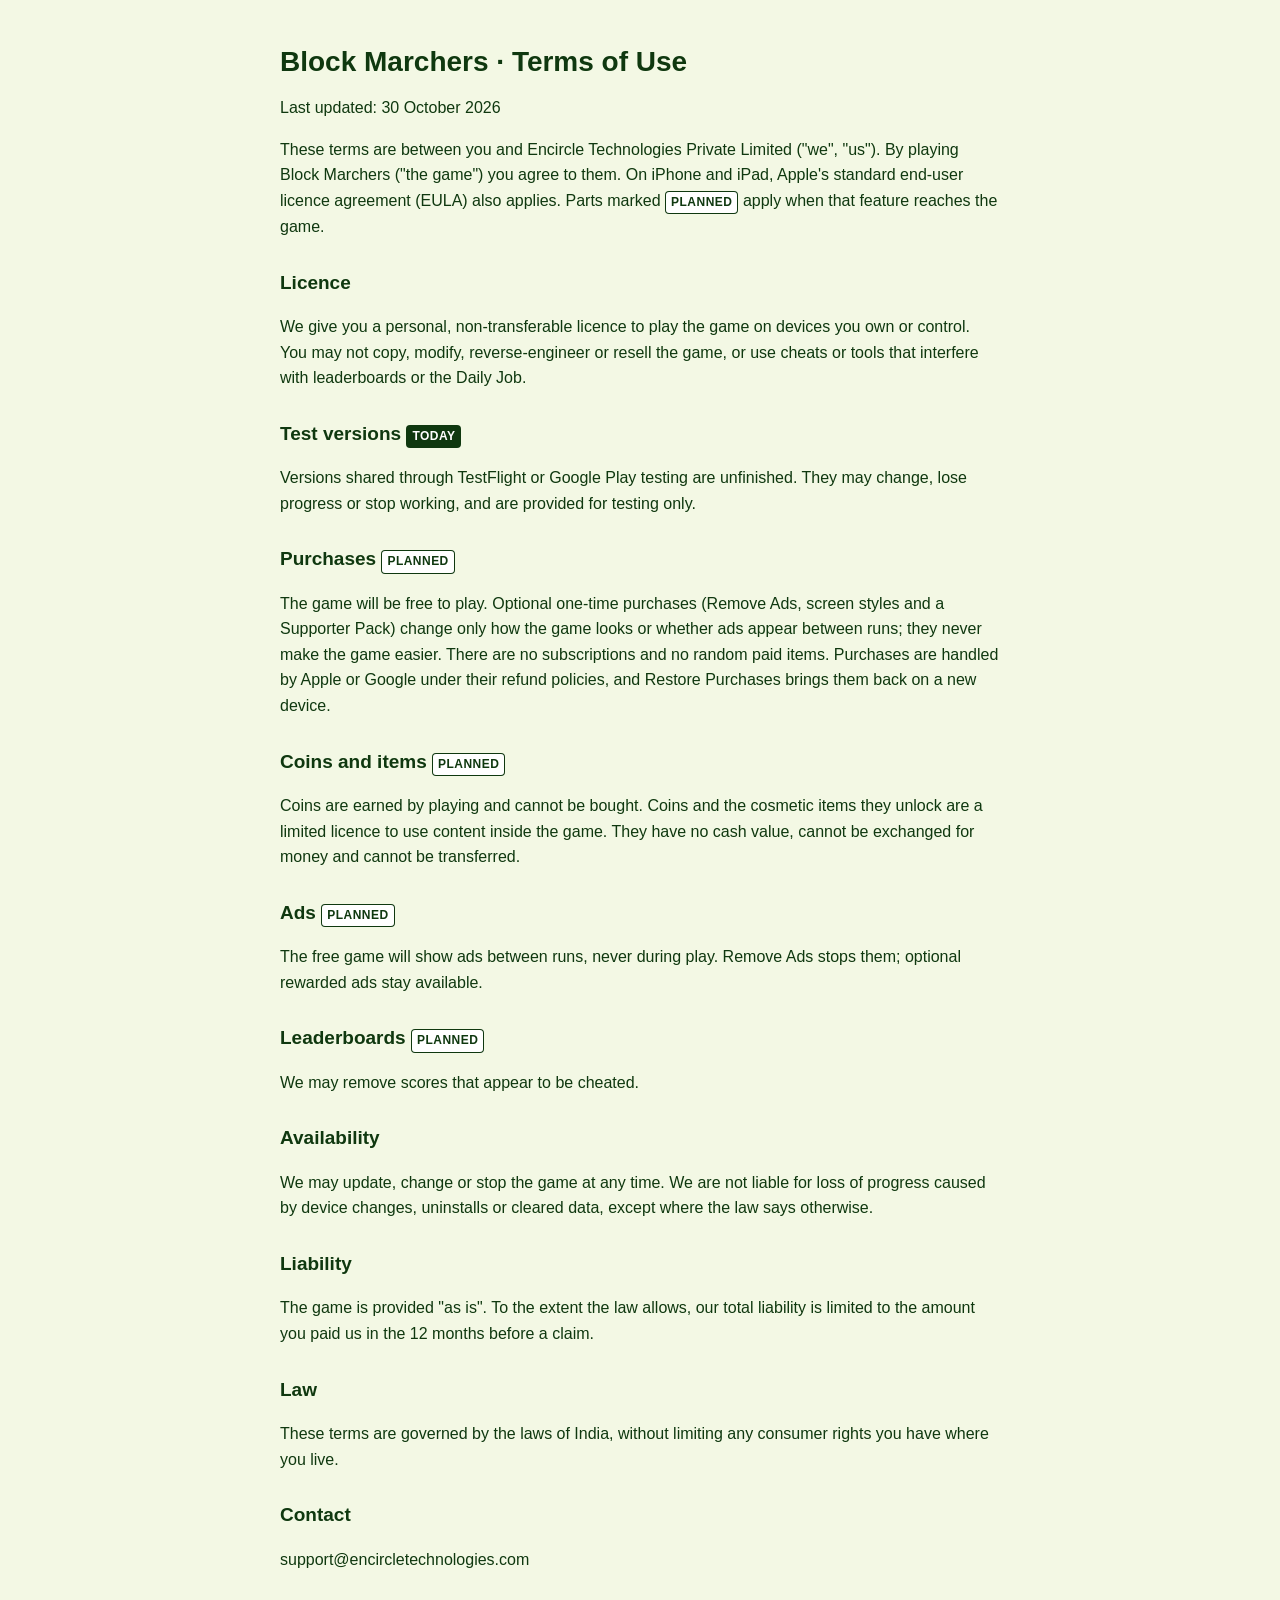
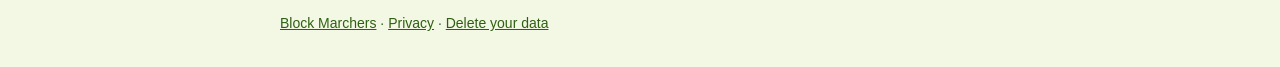
<file: terms.html>
<!doctype html>
<html lang="en"><head><meta charset="utf-8"><meta name="viewport" content="width=device-width, initial-scale=1">
<title>Block Marchers Terms of Use</title>
<link rel="icon" href="icon.png"><link rel="stylesheet" href="style.css">
</head><body>
<h1>Block Marchers · Terms of Use</h1>
<p>Last updated: 30 October 2026</p>
<p>These terms are between you and Encircle Technologies Private Limited ("we", "us"). By playing Block Marchers ("the game") you agree to them. On iPhone and iPad, Apple's standard end-user licence agreement (EULA) also applies. Parts marked <span class="tag plan">PLANNED</span> apply when that feature reaches the game.</p>
<h2>Licence</h2>
<p>We give you a personal, non-transferable licence to play the game on devices you own or control. You may not copy, modify, reverse-engineer or resell the game, or use cheats or tools that interfere with leaderboards or the Daily Job.</p>
<h2>Test versions <span class="tag">TODAY</span></h2>
<p>Versions shared through TestFlight or Google Play testing are unfinished. They may change, lose progress or stop working, and are provided for testing only.</p>
<h2>Purchases <span class="tag plan">PLANNED</span></h2>
<p>The game will be free to play. Optional one-time purchases (Remove Ads, screen styles and a Supporter Pack) change only how the game looks or whether ads appear between runs; they never make the game easier. There are no subscriptions and no random paid items. Purchases are handled by Apple or Google under their refund policies, and Restore Purchases brings them back on a new device.</p>
<h2>Coins and items <span class="tag plan">PLANNED</span></h2>
<p>Coins are earned by playing and cannot be bought. Coins and the cosmetic items they unlock are a limited licence to use content inside the game. They have no cash value, cannot be exchanged for money and cannot be transferred.</p>
<h2>Ads <span class="tag plan">PLANNED</span></h2>
<p>The free game will show ads between runs, never during play. Remove Ads stops them; optional rewarded ads stay available.</p>
<h2>Leaderboards <span class="tag plan">PLANNED</span></h2>
<p>We may remove scores that appear to be cheated.</p>
<h2>Availability</h2>
<p>We may update, change or stop the game at any time. We are not liable for loss of progress caused by device changes, uninstalls or cleared data, except where the law says otherwise.</p>
<h2>Liability</h2>
<p>The game is provided "as is". To the extent the law allows, our total liability is limited to the amount you paid us in the 12 months before a claim.</p>
<h2>Law</h2>
<p>These terms are governed by the laws of India, without limiting any consumer rights you have where you live.</p>
<h2>Contact</h2>
<p>support@encircletechnologies.com</p>
<footer><a href="index.html">Block Marchers</a> · <a href="privacy.html">Privacy</a> · <a href="delete-data.html">Delete your data</a></footer>
</body></html>
</file>
<file: style.css>
/* Block Marchers pages: Pocket LCD greens from the game on a light page. No fonts, scripts or trackers loaded. */
:root{--ink:#0f380f;--mid:#306230;--line:#c9d9a4;--bg:#f3f8e4;--link:#2f5f12}
body{font:16px/1.6 -apple-system,Segoe UI,Roboto,sans-serif;max-width:720px;margin:0 auto;padding:32px 16px;color:var(--ink);background:var(--bg)}
h1{font-size:28px;line-height:1.25;margin:12px 0 4px}h2{font-size:19px;margin-top:28px}
a{color:var(--link)}img.icon{border-radius:22px;display:block}
td,th{border:1px solid var(--line);padding:6px 8px;text-align:left;vertical-align:top}
table{border-collapse:collapse;width:100%;font-size:14px;background:#fff}
.tag{display:inline-block;font-size:12px;font-weight:700;letter-spacing:.04em;padding:2px 6px;border-radius:4px;background:var(--ink);color:#fff;white-space:nowrap}
.tag.plan{background:#fff;color:var(--ink);box-shadow:inset 0 0 0 1px var(--ink)}
.box{background:#fff;border:1px solid var(--line);border-radius:10px;padding:4px 16px;margin:16px 0}
.lang{float:right;font-size:14px}
.tiles{display:grid;grid-template-columns:repeat(auto-fit,minmax(180px,1fr));gap:12px;margin:20px 0}
.tiles div{background:#fff;border:1px solid var(--line);border-radius:10px;padding:12px}
footer{margin-top:40px;font-size:14px;color:var(--mid)}
.center{text-align:center}.center img.icon{margin:0 auto}
a.b{display:block;margin:12px auto;max-width:320px;padding:14px 18px;border-radius:14px;background:var(--ink);color:#fff;font-weight:700;text-decoration:none}
a.b.g{background:var(--link)}
</file>
